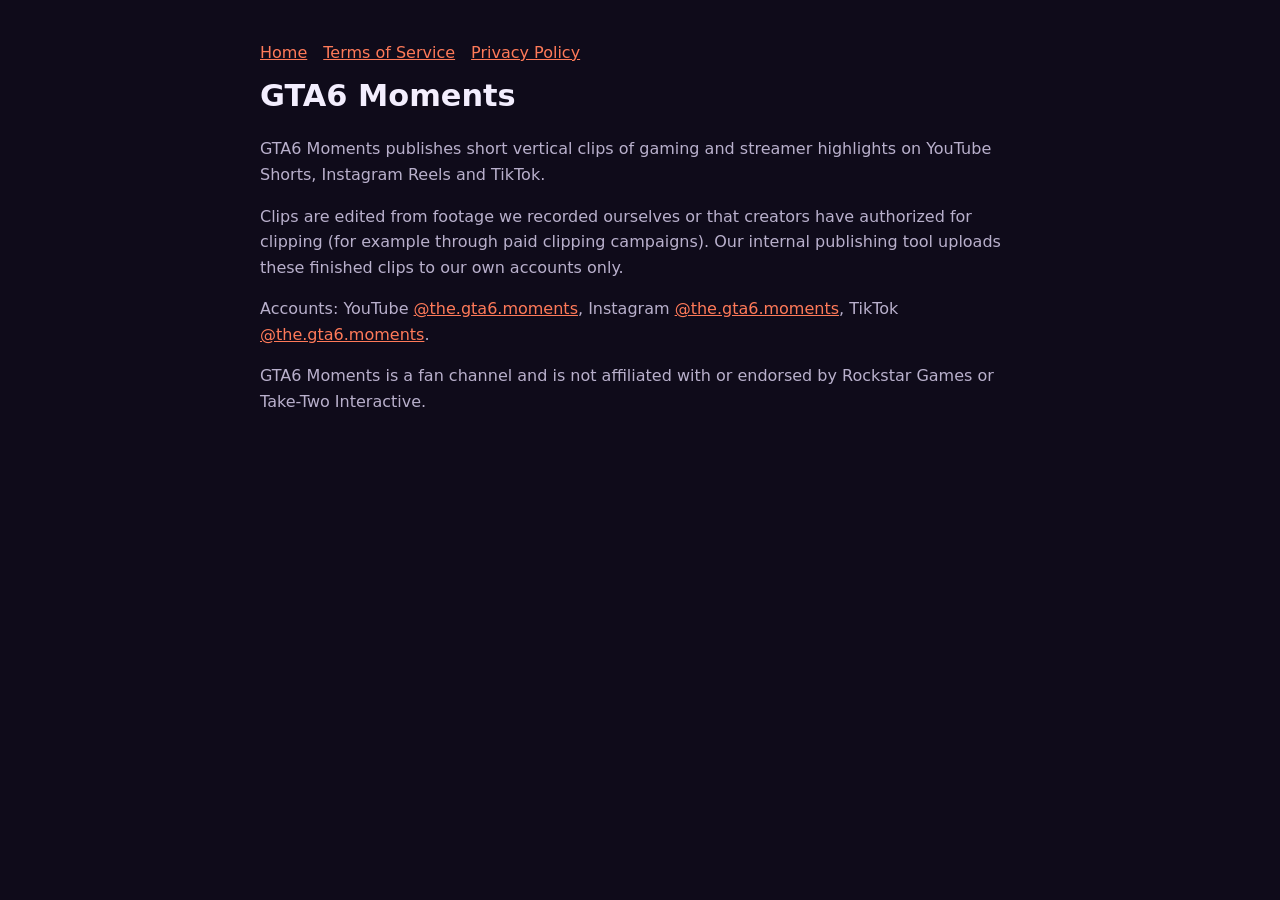
<file: index.html>
<!doctype html><html lang="en"><head><meta charset="utf-8"><meta name="viewport" content="width=device-width,initial-scale=1">
<title>GTA6 Moments</title><link rel="stylesheet" href="style.css"></head><body><main>
<nav><a href="index.html">Home</a><a href="terms.html">Terms of Service</a><a href="privacy.html">Privacy Policy</a></nav>
<h1>GTA6 Moments</h1>
<p>GTA6 Moments publishes short vertical clips of gaming and streamer highlights on YouTube Shorts, Instagram Reels and TikTok.</p>
<p>Clips are edited from footage we recorded ourselves or that creators have authorized for clipping (for example through paid clipping campaigns). Our internal publishing tool uploads these finished clips to our own accounts only.</p>
<p>Accounts: YouTube <a href="https://www.youtube.com/@the.gta6.moments">@the.gta6.moments</a>, Instagram <a href="https://www.instagram.com/the.gta6.moments/">@the.gta6.moments</a>, TikTok <a href="https://www.tiktok.com/@the.gta6.moments">@the.gta6.moments</a>.</p>
<p>GTA6 Moments is a fan channel and is not affiliated with or endorsed by Rockstar Games or Take-Two Interactive.</p>
</main></body></html>
</file>
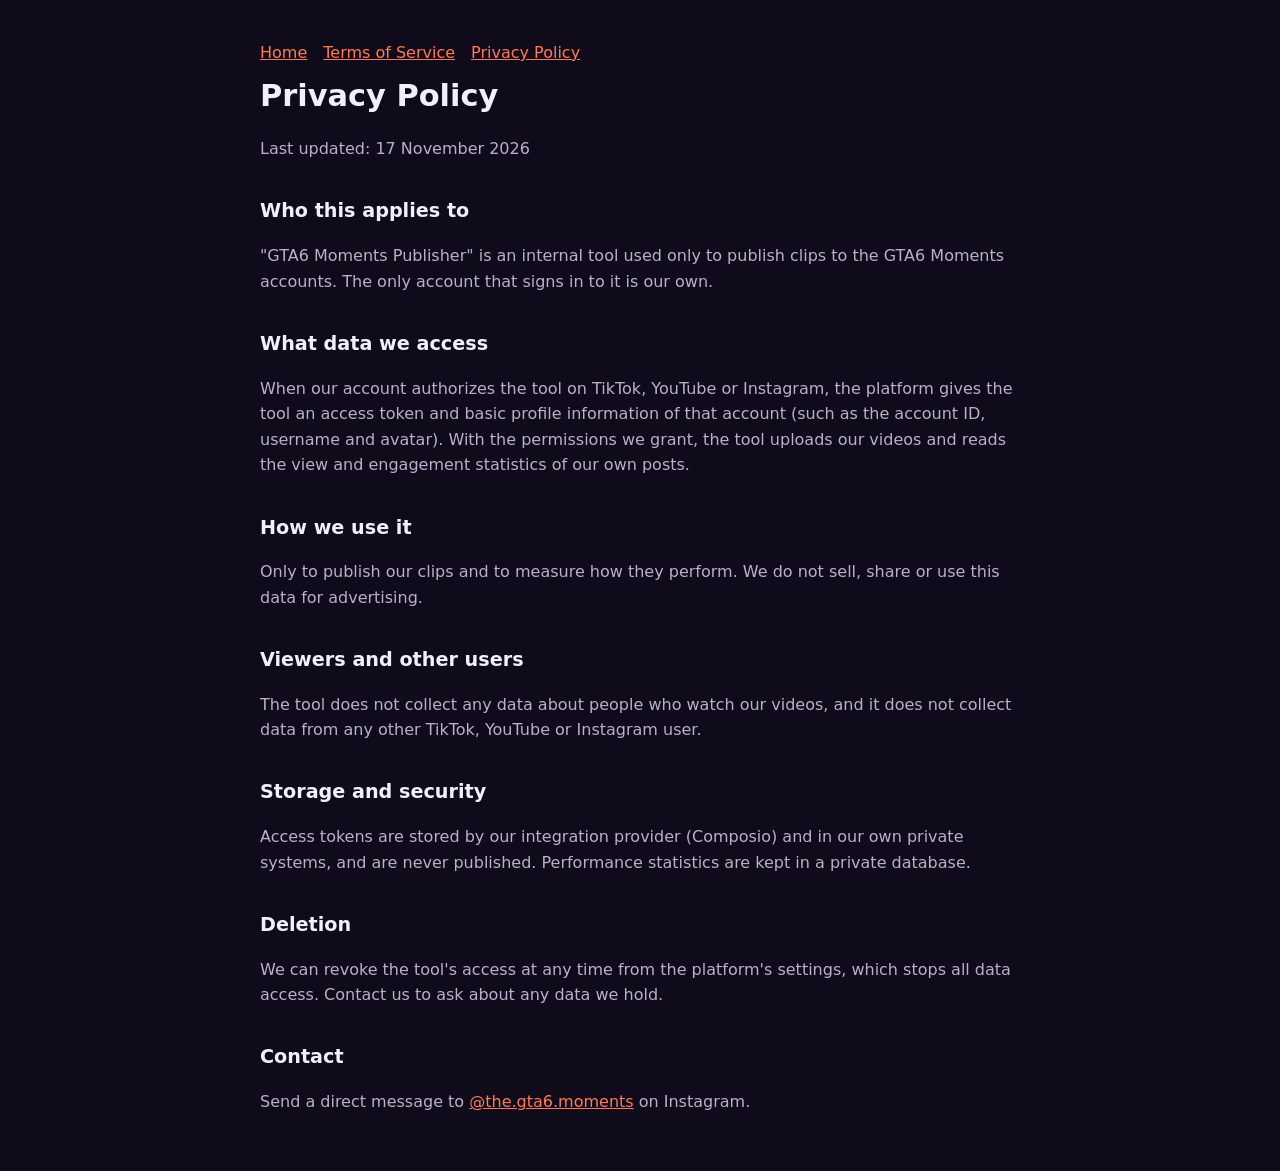
<file: privacy.html>
<!doctype html><html lang="en"><head><meta charset="utf-8"><meta name="viewport" content="width=device-width,initial-scale=1">
<title>Privacy Policy - GTA6 Moments</title><link rel="stylesheet" href="style.css"></head><body><main>
<nav><a href="index.html">Home</a><a href="terms.html">Terms of Service</a><a href="privacy.html">Privacy Policy</a></nav>
<h1>Privacy Policy</h1><p>Last updated: 17 November 2026</p>
<h2>Who this applies to</h2>
<p>"GTA6 Moments Publisher" is an internal tool used only to publish clips to the GTA6 Moments accounts. The only account that signs in to it is our own.</p>
<h2>What data we access</h2>
<p>When our account authorizes the tool on TikTok, YouTube or Instagram, the platform gives the tool an access token and basic profile information of that account (such as the account ID, username and avatar). With the permissions we grant, the tool uploads our videos and reads the view and engagement statistics of our own posts.</p>
<h2>How we use it</h2>
<p>Only to publish our clips and to measure how they perform. We do not sell, share or use this data for advertising.</p>
<h2>Viewers and other users</h2>
<p>The tool does not collect any data about people who watch our videos, and it does not collect data from any other TikTok, YouTube or Instagram user.</p>
<h2>Storage and security</h2>
<p>Access tokens are stored by our integration provider (Composio) and in our own private systems, and are never published. Performance statistics are kept in a private database.</p>
<h2>Deletion</h2>
<p>We can revoke the tool's access at any time from the platform's settings, which stops all data access. Contact us to ask about any data we hold.</p>
<h2>Contact</h2>
<p>Send a direct message to <a href="https://www.instagram.com/the.gta6.moments/">@the.gta6.moments</a> on Instagram.</p>
</main></body></html>
</file>
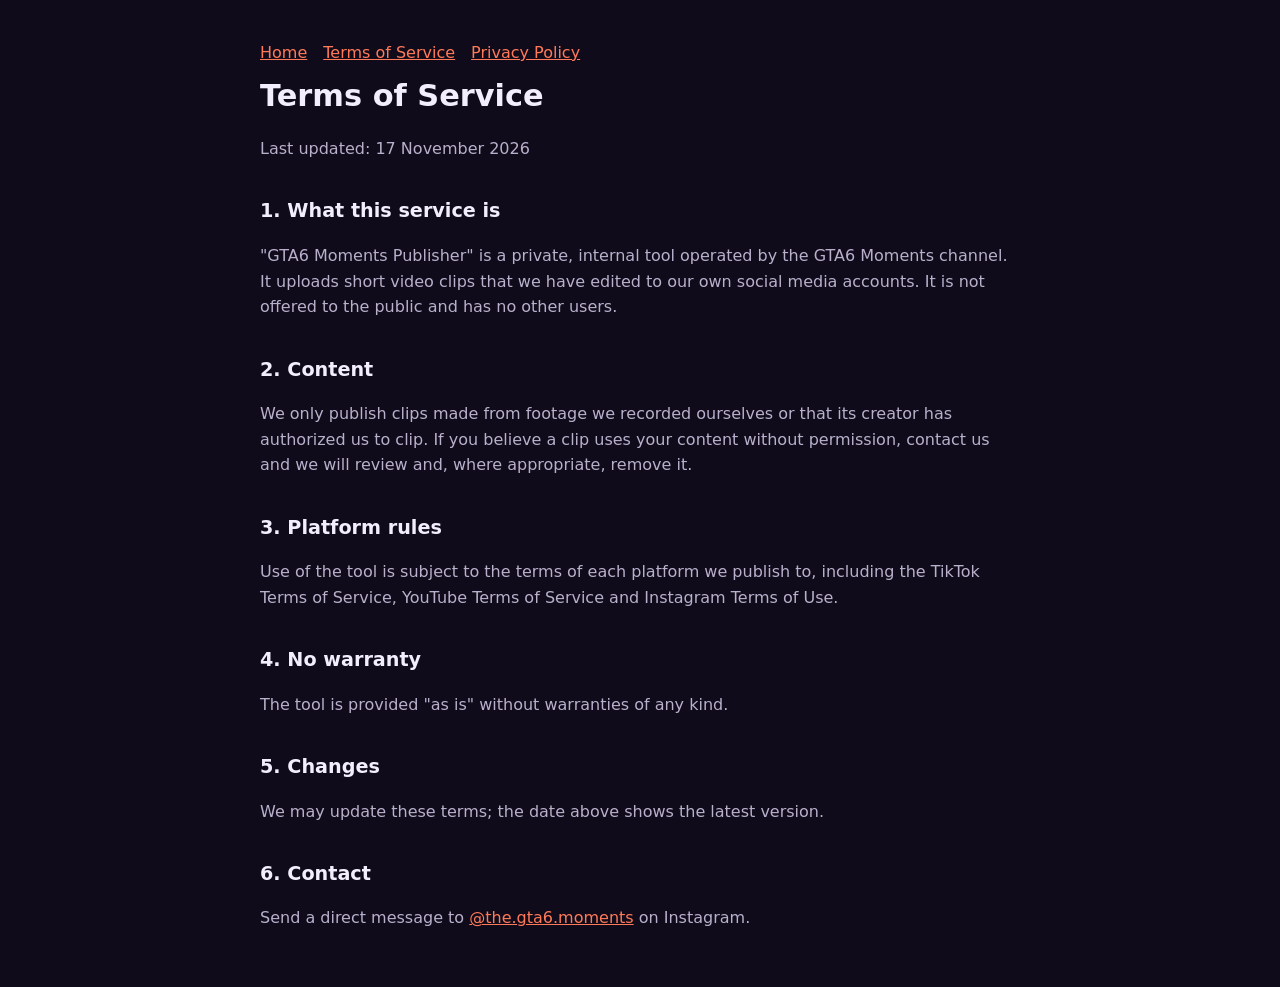
<file: terms.html>
<!doctype html><html lang="en"><head><meta charset="utf-8"><meta name="viewport" content="width=device-width,initial-scale=1">
<title>Terms of Service - GTA6 Moments</title><link rel="stylesheet" href="style.css"></head><body><main>
<nav><a href="index.html">Home</a><a href="terms.html">Terms of Service</a><a href="privacy.html">Privacy Policy</a></nav>
<h1>Terms of Service</h1><p>Last updated: 17 November 2026</p>
<h2>1. What this service is</h2>
<p>"GTA6 Moments Publisher" is a private, internal tool operated by the GTA6 Moments channel. It uploads short video clips that we have edited to our own social media accounts. It is not offered to the public and has no other users.</p>
<h2>2. Content</h2>
<p>We only publish clips made from footage we recorded ourselves or that its creator has authorized us to clip. If you believe a clip uses your content without permission, contact us and we will review and, where appropriate, remove it.</p>
<h2>3. Platform rules</h2>
<p>Use of the tool is subject to the terms of each platform we publish to, including the TikTok Terms of Service, YouTube Terms of Service and Instagram Terms of Use.</p>
<h2>4. No warranty</h2>
<p>The tool is provided "as is" without warranties of any kind.</p>
<h2>5. Changes</h2>
<p>We may update these terms; the date above shows the latest version.</p>
<h2>6. Contact</h2>
<p>Send a direct message to <a href="https://www.instagram.com/the.gta6.moments/">@the.gta6.moments</a> on Instagram.</p>
</main></body></html>
</file>
<file: style.css>
:root{--bg:#0f0b1a;--fg:#f3eefe;--muted:#b9b0cc;--accent:#ff7a59}
body{margin:0;background:var(--bg);color:var(--fg);font:16px/1.6 system-ui,-apple-system,Segoe UI,Roboto,sans-serif}
main{max-width:760px;margin:0 auto;padding:40px 16px}
h1{font-size:1.9rem;margin:.2em 0}h2{font-size:1.2rem;margin-top:1.8em}
a{color:var(--accent)}p,li{color:var(--muted)}nav a{margin-right:16px}
</file>
